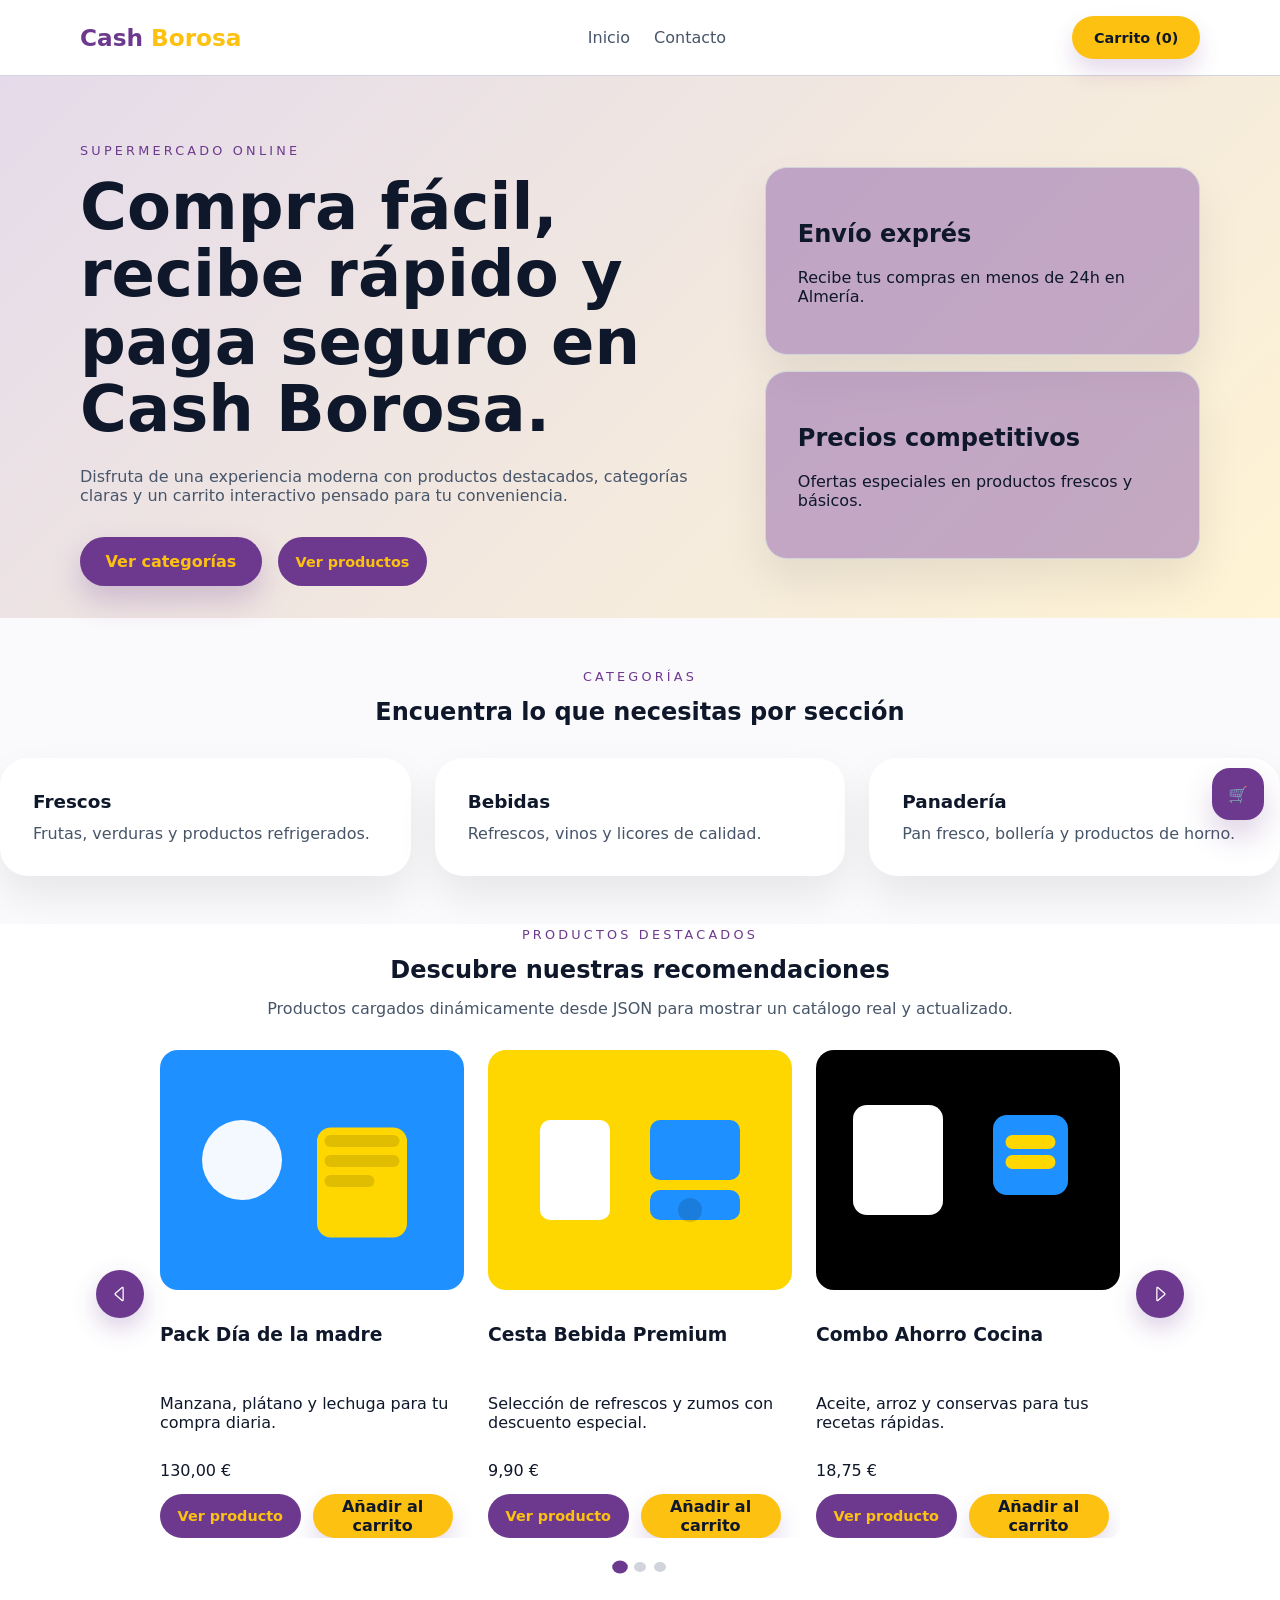
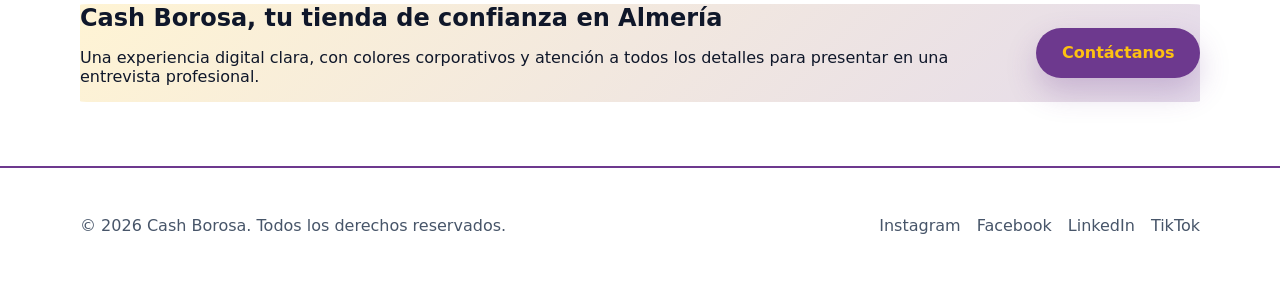
<file: index.html>
﻿<!DOCTYPE html>
<html lang="es">

<head>
  <meta charset="UTF-8">
  <meta name="viewport" content="width=device-width, initial-scale=1.0">
  <title>Cash Borosa | Bienvenido</title>
  <meta name="description" content="Landing page de Cash Borosa con productos dinámicos y carrito interactivo.">
  <link rel="stylesheet" href="style.css">
</head>

<body>
  <header class="site-header">
    <div class="container header-inner">
      <a href="index.html" class="brand">Cash <span>Borosa</span></a>
      <nav class="site-nav">
        <a href="index.html">Inicio</a>
        <a href="contact.html">Contacto</a>
      </nav>
      <div class="header-actions">
        <button class="btn btn-secondary cart-button" id="openCartBtn" aria-label="Abrir carrito">Carrito (<span
            id="cartCount">0</span>)</button>
        <button class="hamburger-menu" id="hamburgerBtn" aria-label="Menú">☰</button>
      </div>
    </div>
  </header>

  <nav class="mobile-menu" id="mobileMenu">
    <a href="index.html">Inicio</a>
    <a href="contact.html">Contacto</a>
    <a href="contact.html">Prueba 1</a>
    <a href="contact.html">Prueba 2</a>
  </nav>

  <main>
    <section class="hero">
      <div class="container hero-grid">
        <div class="hero-copy">
          <span class="eyebrow">Supermercado online</span>
          <h1>Compra fácil, recibe rápido y paga seguro en Cash Borosa.</h1>
          <p>Disfruta de una experiencia moderna con productos destacados, categorías claras y un carrito interactivo
            pensado para tu conveniencia.</p>
          <div class="hero-actions">
            <a href="#categories" class="btn btn-primary">Ver categorías</a>
            <a href="#products" class="btn btn-secondary">Ver productos</a>
          </div>
        </div>
        <div class="hero-visual">
          <div class="hero-card">
            <h2>Envío exprés</h2>
            <p>Recibe tus compras en menos de 24h en Almería.</p>
          </div>
          <div class="hero-card hero-card-alt">
            <h2>Precios competitivos</h2>
            <p>Ofertas especiales en productos frescos y básicos.</p>
          </div>
        </div>
      </div>
    </section>

    <section class="categories" id="categories">
      <div class="container section-header">
        <span class="eyebrow">Categorías</span>
        <h2>Encuentra lo que necesitas por sección</h2>
      </div>
      <div class="category-grid">
        <article class="category-card">
          <h3>Frescos</h3>
          <p>Frutas, verduras y productos refrigerados.</p>
        </article>
        <article class="category-card">
          <h3>Bebidas</h3>
          <p>Refrescos, vinos y licores de calidad.</p>
        </article>
        <a href="panaderia.html" class="category-card">
          <h3>Panadería</h3>
          <p>Pan fresco, bollería y productos de horno.</p>
        </a>
      </div>
    </section>

    <section class="products" id="products">
      <div class="container section-header">
        <span class="eyebrow">Productos destacados</span>
        <h2>Descubre nuestras recomendaciones</h2>
        <p>Productos cargados dinámicamente desde JSON para mostrar un catálogo real y actualizado.</p>
      </div>
      <div class="carousel-wrapper">
        <button class="carousel-control carousel-prev" id="carouselPrev" aria-label="Producto anterior">
          <svg xmlns="http://www.w3.org/2000/svg" width="16" height="16" fill="currentColor" class="bi bi-caret-left"
            viewBox="0 0 16 16">
            <path
              d="M10 12.796V3.204L4.519 8zm-.659.753-5.48-4.796a1 1 0 0 1 0-1.506l5.48-4.796A1 1 0 0 1 11 3.204v9.592a1 1 0 0 1-1.659.753" />
          </svg>
        </button>
        <div class="carousel-container">
          <div class="carousel-track" id="carouselTrack"></div>
        </div>
        <button class="carousel-control carousel-next" id="carouselNext" aria-label="Producto siguiente">
          <svg xmlns="http://www.w3.org/2000/svg" width="16" height="16" fill="currentColor" class="bi bi-caret-right"
            viewBox="0 0 16 16" style="transform: scaleX(-1);">
            <path
              d="M10 12.796V3.204L4.519 8zm-.659.753-5.48-4.796a1 1 0 0 1 0-1.506l5.48-4.796A1 1 0 0 1 11 3.204v9.592a1 1 0 0 1-1.659.753" />
          </svg>
        </button>
      </div>
      <div class="carousel-indicators" id="carouselIndicators"></div>
    </section>

    <section class="about-cta">
      <div class="container about-cta-card">
        <div>
          <h2>Cash Borosa, tu tienda de confianza en Almería</h2>
          <p>Una experiencia digital clara, con colores corporativos y atención a todos los detalles para presentar en
            una entrevista profesional.</p>
        </div>
        <a href="contact.html" class="btn btn-primary">Contáctanos</a>
      </div>
    </section>
  </main>

  <footer class="site-footer">
    <div class="container footer-inner">
      <p>&copy; <span id="footerYear"></span> Cash Borosa. Todos los derechos reservados.</p>
      <nav class="footer-nav">
        <a href="https://www.instagram.com/borosa_market/" target="_blank" rel="noopener noreferrer">Instagram</a>
        <a href="https://www.facebook.com/borosa.market" target="_blank" rel="noopener noreferrer">Facebook</a>
        <a href="https://www.linkedin.com/company/borosa-market/" target="_blank" rel="noopener noreferrer">LinkedIn</a>
        <a href="https://www.tiktok.com/@borosamarket/" target="_blank" rel="noopener noreferrer">TikTok</a>
      </nav>
    </div>
  </footer>

  <div class="toast" id="toastNotif" aria-live="polite"></div>

  <div class="cart-modal" id="cartModal" aria-hidden="true">
    <div class="cart-backdrop" id="cartBackdrop"></div>
    <div class="cart-panel" role="dialog" aria-modal="true" aria-labelledby="cartTitle">
      <div class="cart-header">
        <h2 id="cartTitle">Tu carrito</h2>
        <button class="close-button" id="closeCartBtn" aria-label="Cerrar carrito">×</button>
      </div>
      <div class="cart-body">
        <div id="cartItems"></div>
        <div class="cart-summary">
          <div>
            <span>Total</span>
            <strong id="cartTotal">0,00 €</strong>
          </div>
          <button class="btn btn-secondary" id="clearCartBtn">Vaciar carrito</button>
        </div>
      </div>
    </div>
  </div>

  <div class="side-actions">
    <button class="side-action" id="openCartSidebarBtn" aria-label="Abrir carrito">🛒</button>
    <button class="side-action scroll-top-button" id="scrollTopBtn" aria-label="Ir arriba">↑</button>
  </div>

  <script src="script.js"></script>
</body>

</html>
</file>
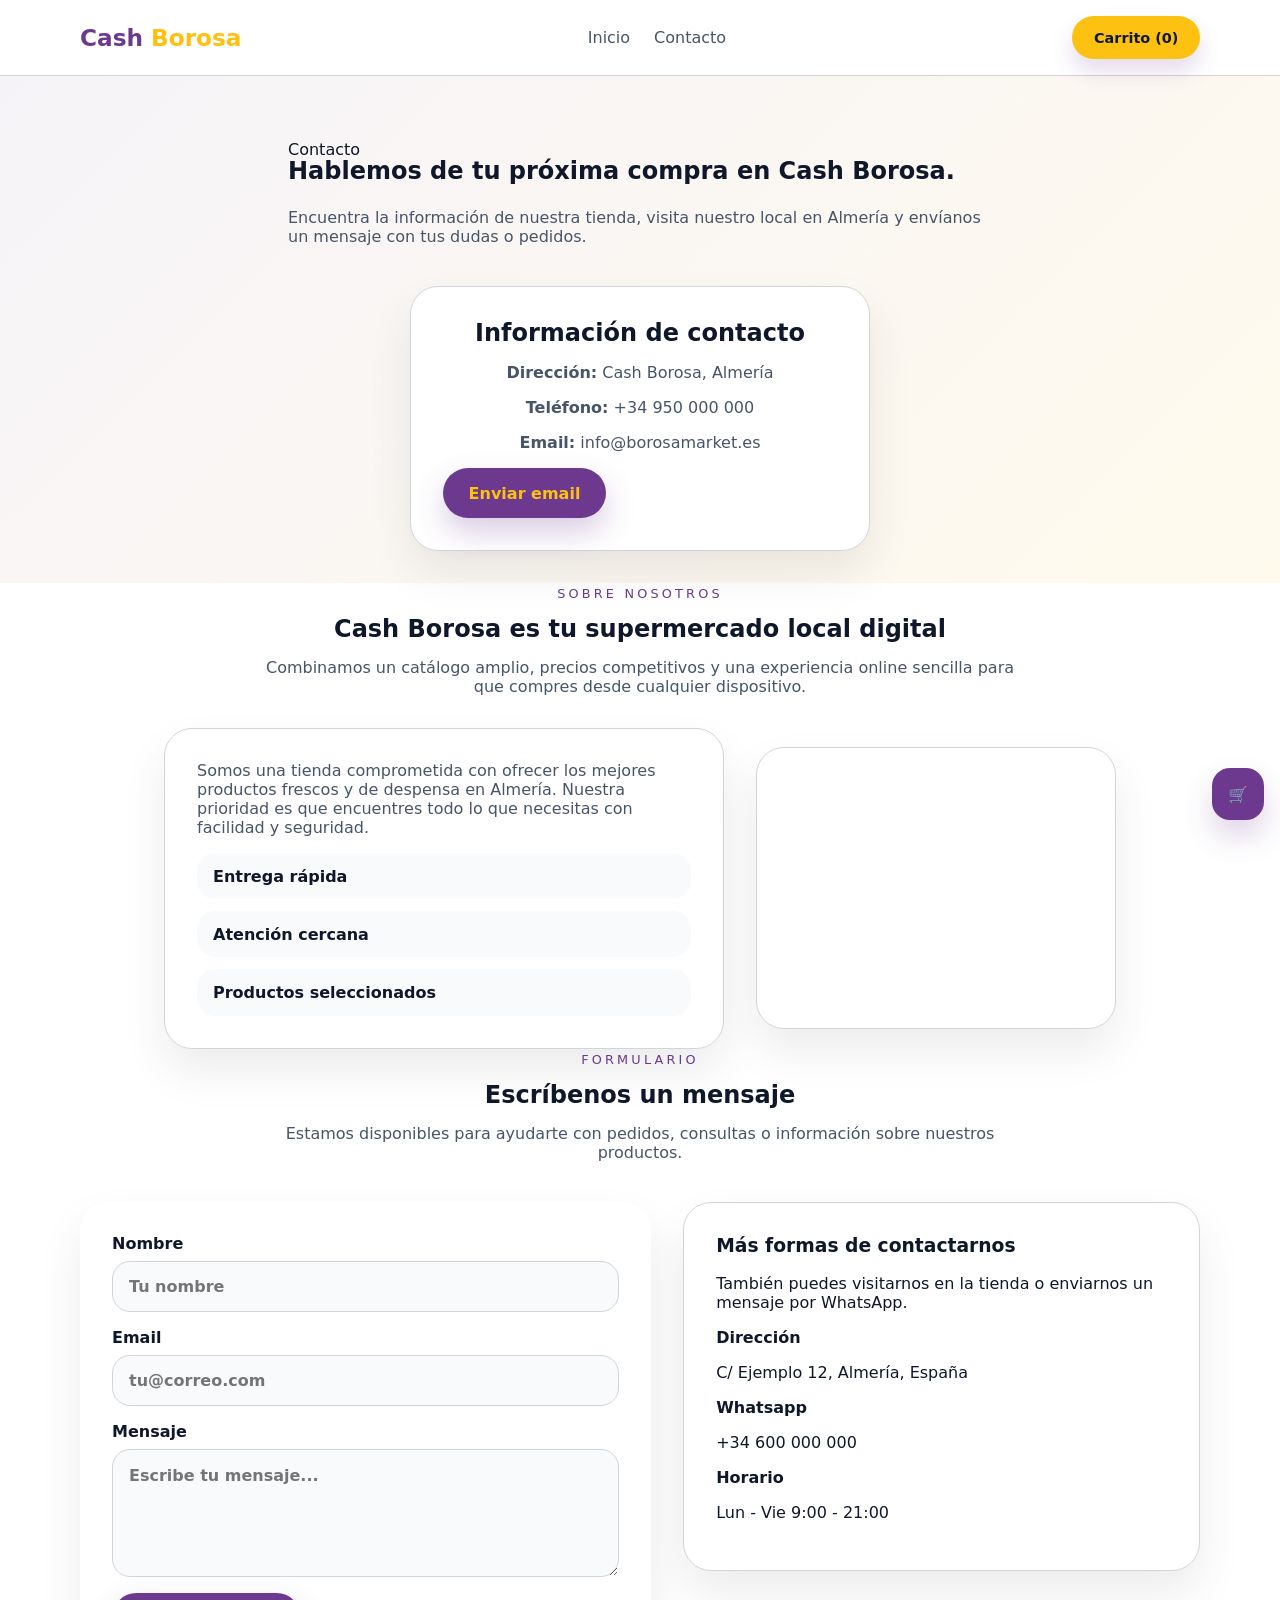
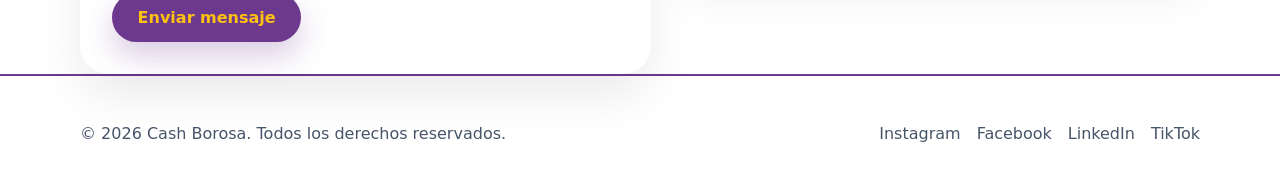
<file: contact.html>
﻿<!DOCTYPE html>
<html lang="es">
<head>
  <meta charset="UTF-8">
  <meta name="viewport" content="width=device-width, initial-scale=1.0">
  <title>Contacto | Cash Borosa</title>
  <meta name="description" content="Página de contacto de Cash Borosa con información de la tienda y mapa.">
  <link rel="stylesheet" href="style.css">
</head>
<body>
  <header class="site-header">
    <div class="container header-inner">
      <a href="index.html" class="brand">Cash <span>Borosa</span></a>
      <nav class="site-nav">
        <a href="index.html">Inicio</a>
        <a href="contact.html">Contacto</a>
      </nav>
      <div class="header-actions">
        <button class="btn btn-secondary cart-button" id="openCartBtn" aria-label="Abrir carrito">Carrito (<span id="cartCount">0</span>)</button>
        <button class="hamburger-menu" id="hamburgerBtn" aria-label="Menú">☰</button>
      </div>
    </div>
  </header>

  <nav class="mobile-menu" id="mobileMenu">
    <a href="index.html">Inicio</a>
    <a href="contact.html">Contacto</a>
    <a href="contact.html">Prueba 1</a>
    <a href="contact.html">Prueba 2</a>
  </nav>

  <main>
    <section class="contact-hero">
      <div class="container contact-hero-grid">
        <div>
          <span class="eyebrow">Contacto</span>
          <h1>Hablemos de tu próxima compra en Cash Borosa.</h1>
          <p>Encuentra la información de nuestra tienda, visita nuestro local en Almería y envíanos un mensaje con tus dudas o pedidos.</p>
        </div>
        <div class="contact-card">
          <h2>Información de contacto</h2>
          <p><strong>Dirección:</strong> Cash Borosa, Almería</p>
          <p><strong>Teléfono:</strong> +34 950 000 000</p>
          <p><strong>Email:</strong> info@borosamarket.es</p>
          <a href="mailto:info@borosamarket.es" class="btn btn-primary">Enviar email</a>
        </div>
      </div>
    </section>

    <section class="about-section">
      <div class="container section-header">
        <span class="eyebrow">Sobre nosotros</span>
        <h2>Cash Borosa es tu supermercado local digital</h2>
        <p>Combinamos un catálogo amplio, precios competitivos y una experiencia online sencilla para que compres desde cualquier dispositivo.</p>
      </div>
      <div class="about-grid">
        <div class="about-text">
          <p>Somos una tienda comprometida con ofrecer los mejores productos frescos y de despensa en Almería. Nuestra prioridad es que encuentres todo lo que necesitas con facilidad y seguridad.</p>
          <ul>
            <li>Entrega rápida</li>
            <li>Atención cercana</li>
            <li>Productos seleccionados</li>
          </ul>
        </div>
        <div class="map-card">
          <iframe
            title="Mapa Cash Borosa Almería"
            src="https://www.google.com/maps?q=Borosa%20Market%20Almer%C3%ADa&output=embed"
            allowfullscreen
            loading="lazy"></iframe>
        </div>
      </div>
    </section>

    <section class="contact-form-section">
      <div class="container section-header">
        <span class="eyebrow">Formulario</span>
        <h2>Escríbenos un mensaje</h2>
        <p>Estamos disponibles para ayudarte con pedidos, consultas o información sobre nuestros productos.</p>
      </div>
      <div class="container contact-grid">
        <form class="contact-form" id="contactForm">
          <label>
            Nombre
            <input type="text" name="name" placeholder="Tu nombre" required>
          </label>
          <label>
            Email
            <input type="email" name="email" placeholder="tu@correo.com" required>
          </label>
          <label>
            Mensaje
            <textarea name="message" rows="5" placeholder="Escribe tu mensaje..." required></textarea>
          </label>
          <button type="submit" class="btn btn-primary">Enviar mensaje</button>
        </form>
        <div class="contact-info-card">
          <h3>Más formas de contactarnos</h3>
          <p>También puedes visitarnos en la tienda o enviarnos un mensaje por WhatsApp.</p>
          <div class="contact-info-list">
            <div>
              <span>Dirección</span>
              <p>C/ Ejemplo 12, Almería, España</p>
            </div>
            <div>
              <span>Whatsapp</span>
              <p>+34 600 000 000</p>
            </div>
            <div>
              <span>Horario</span>
              <p>Lun - Vie 9:00 - 21:00</p>
            </div>
          </div>
        </div>
      </div>
    </section>
  </main>

  <footer class="site-footer">
    <div class="container footer-inner">
      <p>&copy; <span id="footerYearContact"></span> Cash Borosa. Todos los derechos reservados.</p>
      <nav class="footer-nav">
        <a href="https://www.instagram.com/borosa_market/" target="_blank" rel="noopener noreferrer">Instagram</a>
        <a href="https://www.facebook.com/borosa.market" target="_blank" rel="noopener noreferrer">Facebook</a>
        <a href="https://www.linkedin.com/company/borosa-market/" target="_blank" rel="noopener noreferrer">LinkedIn</a>
        <a href="https://www.tiktok.com/@borosamarket/" target="_blank" rel="noopener noreferrer">TikTok</a>
      </nav>
    </div>
  </footer>

  <div class="toast" id="toastNotif" aria-live="polite"></div>

  <div class="cart-modal" id="cartModal" aria-hidden="true">
    <div class="cart-backdrop" id="cartBackdrop"></div>
    <div class="cart-panel" role="dialog" aria-modal="true" aria-labelledby="cartTitle">
      <div class="cart-header">
        <h2 id="cartTitle">Tu carrito</h2>
        <button class="close-button" id="closeCartBtn" aria-label="Cerrar carrito">×</button>
      </div>
      <div class="cart-body">
        <div id="cartItems"></div>
        <div class="cart-summary">
          <div>
            <span>Total</span>
            <strong id="cartTotal">0,00 €</strong>
          </div>
          <button class="btn btn-secondary" id="clearCartBtn">Vaciar carrito</button>
        </div>
      </div>
    </div>
  </div>

  <div class="side-actions">
    <button class="side-action" id="openCartSidebarBtn" aria-label="Abrir carrito">🛒</button>
    <button class="side-action scroll-top-button" id="scrollTopBtn" aria-label="Ir arriba">↑</button>
  </div>

  <script src="script.js"></script>
</body>
</html>
</file>
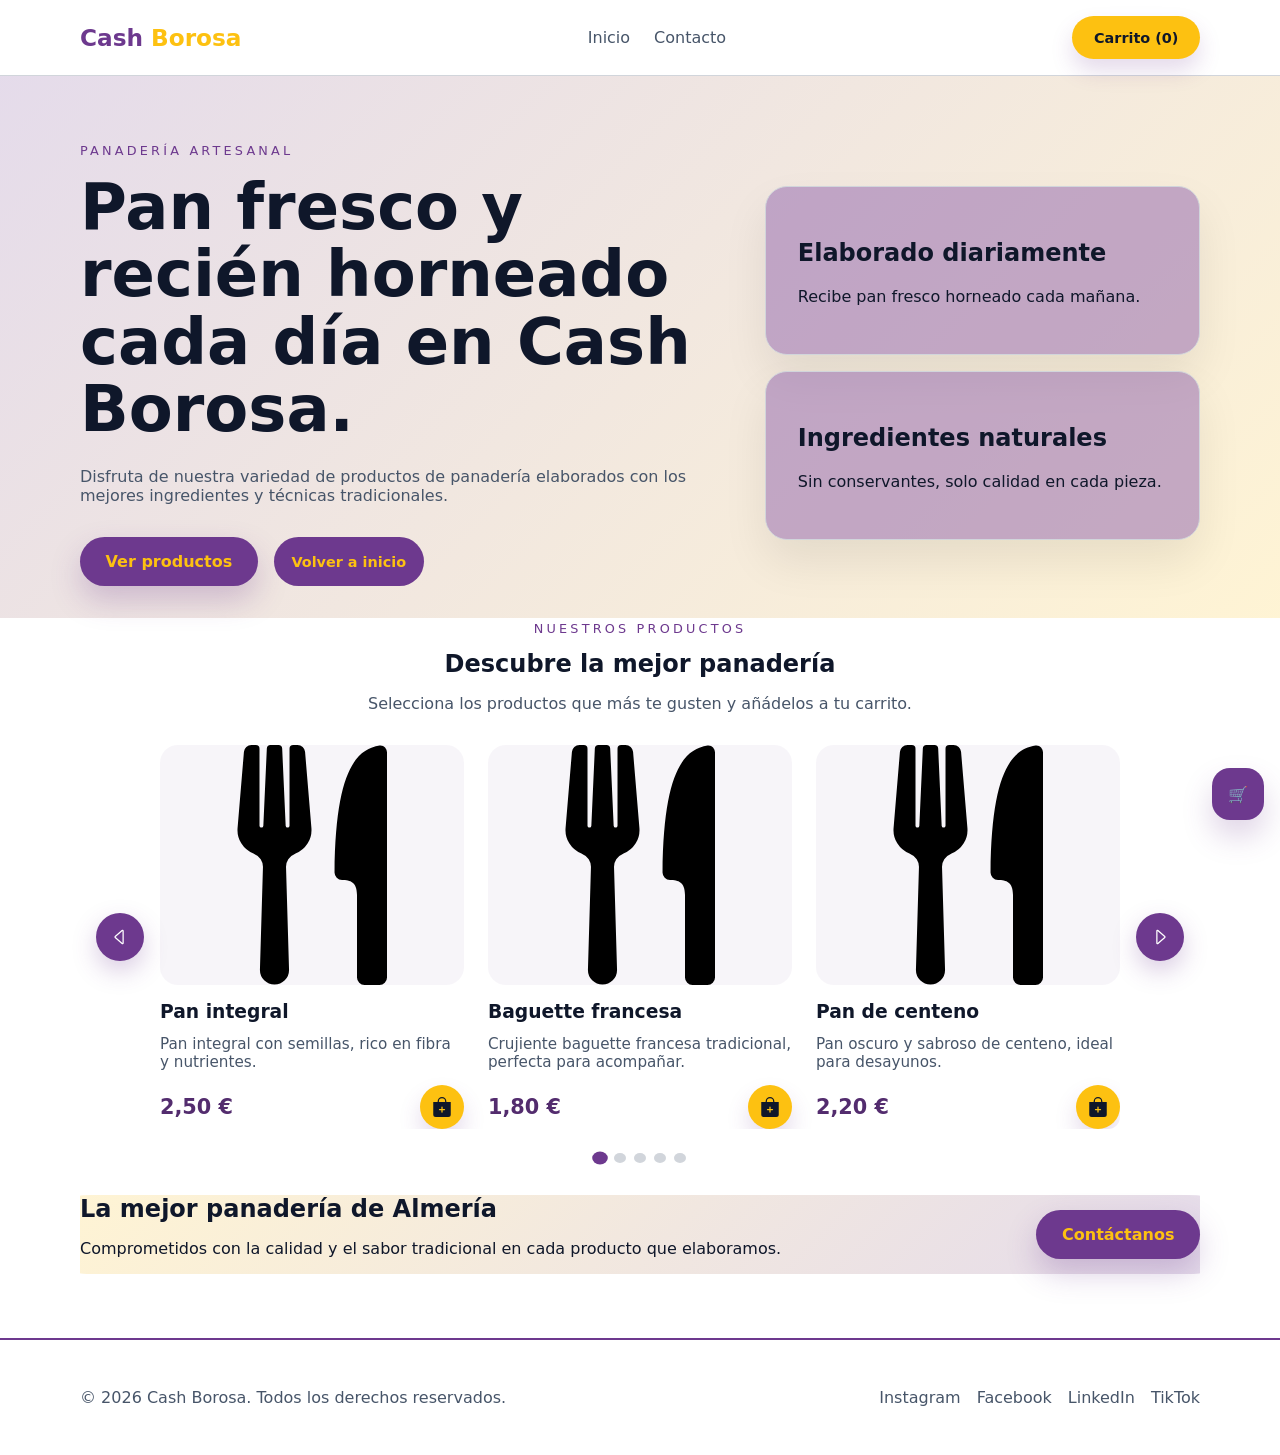
<file: panaderia.html>
﻿<!DOCTYPE html>
<html lang="es">

<head>
  <meta charset="UTF-8">
  <meta name="viewport" content="width=device-width, initial-scale=1.0">
  <title>Panadería | Cash Borosa</title>
  <meta name="description" content="Descubre nuestros productos de panadería fresca en Cash Borosa.">
  <link rel="stylesheet" href="style.css">
</head>

<body>
  <header class="site-header">
    <div class="container header-inner">
      <a href="index.html" class="brand">Cash <span>Borosa</span></a>
      <nav class="site-nav">
        <a href="index.html">Inicio</a>
        <a href="contact.html">Contacto</a>
      </nav>
      <div class="header-actions">
        <button class="btn btn-secondary cart-button" id="openCartBtn" aria-label="Abrir carrito">Carrito (<span id="cartCount">0</span>)</button>
        <button class="hamburger-menu" id="hamburgerBtn" aria-label="Menú">☰</button>
      </div>
    </div>
  </header>

  <nav class="mobile-menu" id="mobileMenu">
    <a href="index.html">Inicio</a>
    <a href="contact.html">Contacto</a>
    <a href="panaderia.html">Panadería</a>
  </nav>

  <main>
    <section class="hero">
      <div class="container hero-grid">
        <div class="hero-copy">
          <span class="eyebrow">Panadería artesanal</span>
          <h1>Pan fresco y recién horneado cada día en Cash Borosa.</h1>
          <p>Disfruta de nuestra variedad de productos de panadería elaborados con los mejores ingredientes y técnicas tradicionales.</p>
          <div class="hero-actions">
            <a href="#products" class="btn btn-primary">Ver productos</a>
            <a href="index.html" class="btn btn-secondary">Volver a inicio</a>
          </div>
        </div>
        <div class="hero-visual">
          <div class="hero-card">
            <h2>Elaborado diariamente</h2>
            <p>Recibe pan fresco horneado cada mañana.</p>
          </div>
          <div class="hero-card hero-card-alt">
            <h2>Ingredientes naturales</h2>
            <p>Sin conservantes, solo calidad en cada pieza.</p>
          </div>
        </div>
      </div>
    </section>

    <section class="products" id="products">
      <div class="container section-header">
        <span class="eyebrow">Nuestros productos</span>
        <h2>Descubre la mejor panadería</h2>
        <p>Selecciona los productos que más te gusten y añádelos a tu carrito.</p>
      </div>
      <div class="carousel-wrapper">
        <button class="carousel-control carousel-prev" id="carouselPrev" aria-label="Producto anterior">
          <svg xmlns="http://www.w3.org/2000/svg" width="16" height="16" fill="currentColor" class="bi bi-caret-left" viewBox="0 0 16 16">
            <path d="M10 12.796V3.204L4.519 8zm-.659.753-5.48-4.796a1 1 0 0 1 0-1.506l5.48-4.796A1 1 0 0 1 11 3.204v9.592a1 1 0 0 1-1.659.753"/>
          </svg>
        </button>
        <div class="carousel-container">
          <div class="carousel-track" id="carouselTrack"></div>
        </div>
        <button class="carousel-control carousel-next" id="carouselNext" aria-label="Producto siguiente">
          <svg xmlns="http://www.w3.org/2000/svg" width="16" height="16" fill="currentColor" class="bi bi-caret-right" viewBox="0 0 16 16" style="transform: scaleX(-1);">
            <path d="M10 12.796V3.204L4.519 8zm-.659.753-5.48-4.796a1 1 0 0 1 0-1.506l5.48-4.796A1 1 0 0 1 11 3.204v9.592a1 1 0 0 1-1.659.753"/>
          </svg>
        </button>
      </div>
      <div class="carousel-indicators" id="carouselIndicators"></div>
    </section>

    <section class="about-cta">
      <div class="container about-cta-card">
        <div>
          <h2>La mejor panadería de Almería</h2>
          <p>Comprometidos con la calidad y el sabor tradicional en cada producto que elaboramos.</p>
        </div>
        <a href="contact.html" class="btn btn-primary">Contáctanos</a>
      </div>
    </section>
  </main>

  <footer class="site-footer">
    <div class="container footer-inner">
      <p>&copy; <span id="footerYear"></span> Cash Borosa. Todos los derechos reservados.</p>
      <nav class="footer-nav">
        <a href="https://www.instagram.com/borosa_market/" target="_blank" rel="noopener noreferrer">Instagram</a>
        <a href="https://www.facebook.com/borosa.market" target="_blank" rel="noopener noreferrer">Facebook</a>
        <a href="https://www.linkedin.com/company/borosa-market/" target="_blank" rel="noopener noreferrer">LinkedIn</a>
        <a href="https://www.tiktok.com/@borosamarket/" target="_blank" rel="noopener noreferrer">TikTok</a>
      </nav>
    </div>
  </footer>

  <div class="toast" id="toastNotif" aria-live="polite"></div>

  <div class="cart-modal" id="cartModal" aria-hidden="true">
    <div class="cart-backdrop" id="cartBackdrop"></div>
    <div class="cart-panel" role="dialog" aria-modal="true" aria-labelledby="cartTitle">
      <div class="cart-header">
        <h2 id="cartTitle">Tu carrito</h2>
        <button class="close-button" id="closeCartBtn" aria-label="Cerrar carrito">×</button>
      </div>
      <div class="cart-body">
        <div id="cartItems"></div>
        <div class="cart-summary">
          <div>
            <span>Total</span>
            <strong id="cartTotal">0,00 €</strong>
          </div>
          <button class="btn btn-secondary" id="clearCartBtn">Vaciar carrito</button>
        </div>
      </div>
    </div>
  </div>

  <div class="side-actions">
    <button class="side-action" id="openCartSidebarBtn" aria-label="Abrir carrito">🛒</button>
    <button class="side-action scroll-top-button" id="scrollTopBtn" aria-label="Ir arriba">↑</button>
  </div>

  <script>
    const panaderyDefaultProducts = [
      {
        id: 101,
        name: "Pan integral",
        description: "Pan integral con semillas, rico en fibra y nutrientes.",
        price: 2.50,
        image: "assets/img/fork.svg"
      },
      {
        id: 102,
        name: "Baguette francesa",
        description: "Crujiente baguette francesa tradicional, perfecta para acompañar.",
        price: 1.80,
        image: "assets/img/fork.svg"
      },
      {
        id: 103,
        name: "Pan de centeno",
        description: "Pan oscuro y sabroso de centeno, ideal para desayunos.",
        price: 2.20,
        image: "assets/img/fork.svg"
      },
      {
        id: 104,
        name: "Croissant de mantequilla",
        description: "Croissant hojaldre y mantequillado, recién horneado.",
        price: 1.50,
        image: "assets/img/fork.svg"
      },
      {
        id: 105,
        name: "Pan de ajo",
        description: "Pan artesanal con ajo fresco y hierbas aromáticas.",
        price: 2.80,
        image: "assets/img/fork.svg"
      }
    ];

    let products = [];
    let carouselIndex = 0;

    function loadProducts() {
      products = panaderyDefaultProducts;
      initCarousel();
    }

    function initCarousel() {
      const track = document.getElementById('carouselTrack');
      const indicators = document.getElementById('carouselIndicators');
      track.innerHTML = '';
      indicators.innerHTML = '';

      products.forEach((product, index) => {
        const slide = createProductCard(product);
        track.appendChild(slide);

        const indicator = document.createElement('button');
        indicator.className = `carousel-indicator ${index === 0 ? 'active' : ''}`;
        indicator.setAttribute('aria-label', `Producto ${index + 1}`);
        indicator.onclick = () => {
          carouselIndex = index;
          updateCarousel();
        };
        indicators.appendChild(indicator);
      });

      document.getElementById('carouselPrev').addEventListener('click', () => {
        carouselIndex = (carouselIndex - 1 + products.length) % products.length;
        updateCarousel();
      });

      document.getElementById('carouselNext').addEventListener('click', () => {
        carouselIndex = (carouselIndex + 1) % products.length;
        updateCarousel();
      });
    }

    function createProductCard(product) {
      const slide = document.createElement('div');
      slide.className = 'carousel-slide';
      slide.innerHTML = `
        <div class="product-card">
          <img src="${product.image}" alt="${product.name}" style="height: 240px; object-fit: contain; background: rgba(109, 57, 142, 0.05);">
          <div class="product-content">
            <h3 style="margin: 0;">${product.name}</h3>
            <p style="margin: 0; color: var(--muted); font-size: 0.95rem;">${product.description}</p>
            <div class="price-row">
              <strong style="font-size: 1.3rem; color: var(--accent-dark);">${formatPrice(product.price)}</strong>
              <button class="add-cart-btn" data-id="${product.id}" data-name="${product.name}" data-price="${product.price}" aria-label="Añadir al carrito">
                <svg xmlns="http://www.w3.org/2000/svg" width="16" height="16" fill="currentColor" class="bi bi-bag-plus-fill" viewBox="0 0 16 16">
                  <path fill-rule="evenodd" d="M10.5 3.5a2.5 2.5 0 0 0-5 0V4h5zm1 0V4H15v10a2 2 0 0 1-2 2H3a2 2 0 0 1-2-2V4h3.5v-.5a3.5 3.5 0 1 1 7 0M8.5 8a.5.5 0 0 0-1 0v1.5H6a.5.5 0 0 0 0 1h1.5V12a.5.5 0 0 0 1 0v-1.5H10a.5.5 0 0 0 0-1H8.5z"/>
                </svg>
              </button>
            </div>
          </div>
        </div>
      `;
      return slide;
    }

    function updateCarousel() {
      const track = document.getElementById('carouselTrack');
      const offset = carouselIndex * -33.333;
      track.style.transform = `translateX(${offset}%)`;

      document.querySelectorAll('.carousel-indicator').forEach((indicator, index) => {
        indicator.classList.toggle('active', index === carouselIndex);
      });
    }

    function formatPrice(price) {
      return new Intl.NumberFormat('es-ES', {
        style: 'currency',
        currency: 'EUR'
      }).format(price);
    }

    function loadCartStorage() {
      const stored = localStorage.getItem('cashBorosaCart');
      return stored ? JSON.parse(stored) : [];
    }

    function saveCart(cart) {
      localStorage.setItem('cashBorosaCart', JSON.stringify(cart));
      updateCartCount();
    }

    function updateCartCount() {
      const cart = loadCartStorage();
      const count = cart.length;
      document.getElementById('cartCount').textContent = count;
    }

    function addToCart(productId, productName, price) {
      const cart = loadCartStorage();
      cart.push({
        id: productId,
        name: productName,
        price: price,
        timestamp: Date.now()
      });
      saveCart(cart);
      showToast(`${productName} añadido al carrito`);
    }

    function showToast(message) {
      const toast = document.getElementById('toastNotif');
      toast.textContent = message;
      toast.classList.add('show');
      setTimeout(() => toast.classList.remove('show'), 2500);
    }

    function openCart() {
      const modal = document.getElementById('cartModal');
      const items = document.getElementById('cartItems');
      const cart = loadCartStorage();

      if (cart.length === 0) {
        items.innerHTML = '<p class="empty-cart">Tu carrito está vacío</p>';
      } else {
        items.innerHTML = cart.map(item => `
          <div class="cart-item">
            <strong>${item.name}</strong>
            <span>${formatPrice(item.price)}</span>
          </div>
        `).join('');
      }

      const total = cart.reduce((sum, item) => sum + item.price, 0);
      document.getElementById('cartTotal').textContent = formatPrice(total);
      modal.classList.add('open');
    }

    function closeCart() {
      document.getElementById('cartModal').classList.remove('open');
    }

    // Event listeners
    document.getElementById('openCartBtn').addEventListener('click', openCart);
    document.getElementById('openCartSidebarBtn').addEventListener('click', openCart);
    document.getElementById('closeCartBtn').addEventListener('click', closeCart);
    document.getElementById('cartBackdrop').addEventListener('click', closeCart);

    document.getElementById('clearCartBtn').addEventListener('click', () => {
      localStorage.removeItem('cashBorosaCart');
      document.getElementById('cartItems').innerHTML = '<p class="empty-cart">Tu carrito está vacío</p>';
      document.getElementById('cartTotal').textContent = '0,00 €';
      updateCartCount();
    });

    document.getElementById('hamburgerBtn').addEventListener('click', () => {
      const menu = document.getElementById('mobileMenu');
      const btn = document.getElementById('hamburgerBtn');
      menu.classList.toggle('active');
      btn.classList.toggle('open');
    });

    document.getElementById('mobileMenu').querySelectorAll('a').forEach(link => {
      link.addEventListener('click', () => {
        document.getElementById('mobileMenu').classList.remove('active');
        document.getElementById('hamburgerBtn').classList.remove('open');
      });
    });

    document.getElementById('scrollTopBtn').addEventListener('click', () => {
      window.scrollTo({ top: 0, behavior: 'smooth' });
    });

    window.addEventListener('scroll', () => {
      const btn = document.getElementById('scrollTopBtn');
      btn.classList.toggle('visible', window.scrollY > 300);
    });

    // Cart button delegation
    document.addEventListener('click', (e) => {
      if (e.target.closest('.add-cart-btn')) {
        const btn = e.target.closest('.add-cart-btn');
        const id = parseInt(btn.dataset.id);
        const name = btn.dataset.name;
        const price = parseFloat(btn.dataset.price);
        addToCart(id, name, price);
      }
    });

    // Initialize
    loadProducts();
    updateCartCount();
    document.getElementById('footerYear').textContent = new Date().getFullYear();
  </script>
</body>

</html>
</file>
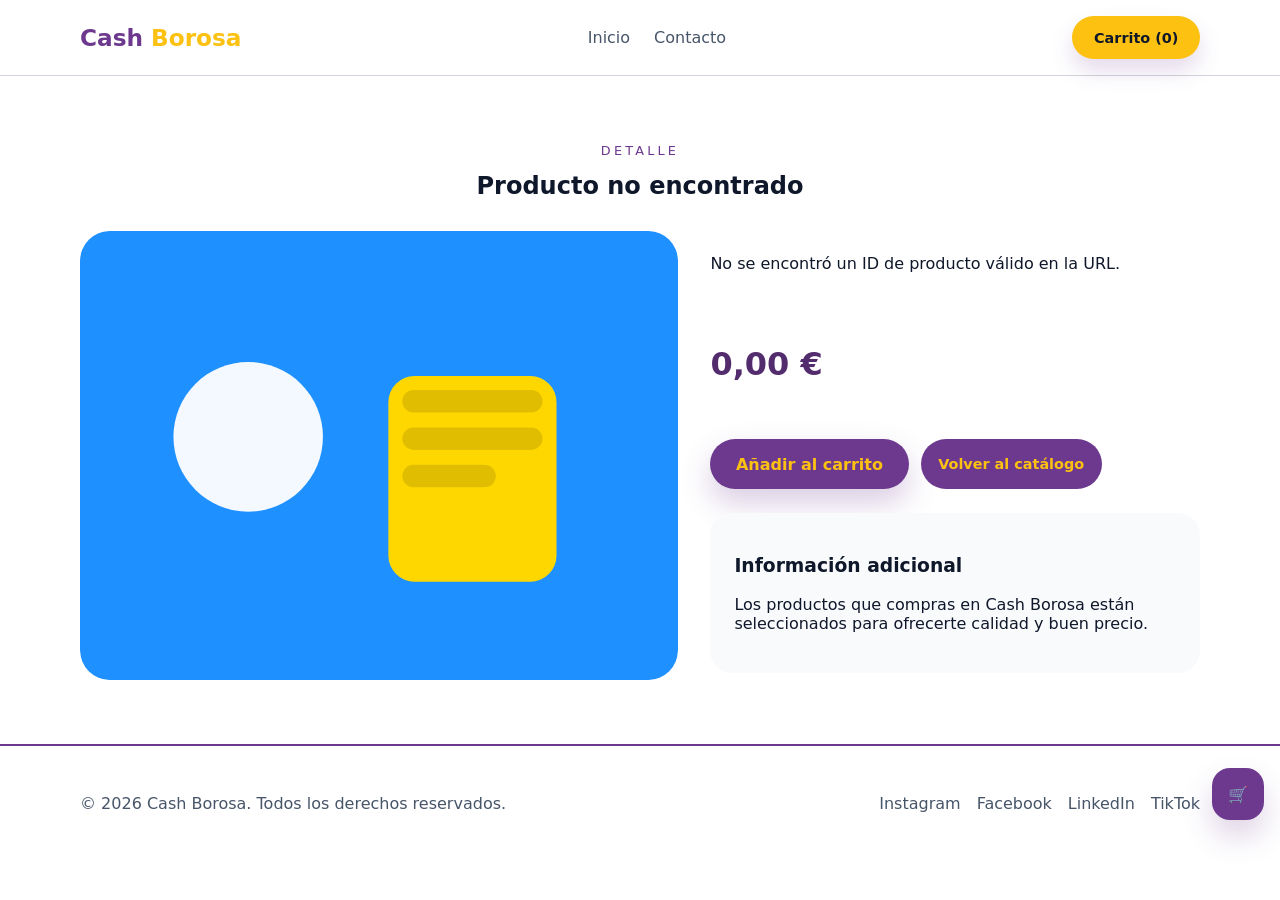
<file: product.html>
﻿<!DOCTYPE html>
<html lang="es">
<head>
  <meta charset="UTF-8">
  <meta name="viewport" content="width=device-width, initial-scale=1.0">
  <title>Producto | Cash Borosa</title>
  <meta name="description" content="Página de detalle del producto en Cash Borosa.">
  <link rel="stylesheet" href="style.css">
</head>
<body>
  <header class="site-header">
    <div class="container header-inner">
      <a href="index.html" class="brand">Cash <span>Borosa</span></a>
      <nav class="site-nav">
        <a href="index.html">Inicio</a>
        <a href="contact.html">Contacto</a>
      </nav>
      <div class="header-actions">
        <button class="btn btn-secondary cart-button" id="openCartBtn" aria-label="Abrir carrito">Carrito (<span id="cartCount">0</span>)</button>
        <button class="hamburger-menu" id="hamburgerBtn" aria-label="Menú">☰</button>
      </div>
    </div>
  </header>

  <nav class="mobile-menu" id="mobileMenu">
    <a href="index.html">Inicio</a>
    <a href="contact.html">Contacto</a>
    <a href="contact.html">Prueba 1</a>
    <a href="contact.html">Prueba 2</a>
  </nav>

  <main>
    <section class="product-detail-section">
      <div class="container">
        <div class="section-header">
          <span class="eyebrow">Detalle</span>
          <h2 id="productDetailName">Cargando producto...</h2>
        </div>
        <div class="product-detail-grid">
          <div class="product-detail-image">
            <img id="productDetailImage" src="assets/img/product1.svg" alt="Producto">
          </div>
          <div class="product-detail-info">
            <p id="productDetailDescription">Selecciona un producto para ver sus detalles completos.</p>
            <p class="product-detail-price" id="productDetailPrice">0,00 €</p>
            <div class="product-actions">
              <button id="addToCartDetailBtn" class="btn btn-primary">Añadir al carrito</button>
              <a href="index.html" class="btn btn-secondary">Volver al catálogo</a>
            </div>
            <div class="product-detail-extra">
              <h3>Información adicional</h3>
              <p id="productDetailExtra">Los productos que compras en Cash Borosa están seleccionados para ofrecerte calidad y buen precio.</p>
            </div>
          </div>
        </div>
      </div>
    </section>
  </main>

  <footer class="site-footer">
    <div class="container footer-inner">
      <p>&copy; <span id="footerYear"></span> Cash Borosa. Todos los derechos reservados.</p>
      <nav class="footer-nav">
        <a href="https://www.instagram.com/borosa_market/" target="_blank" rel="noopener noreferrer">Instagram</a>
        <a href="https://www.facebook.com/borosa.market" target="_blank" rel="noopener noreferrer">Facebook</a>
        <a href="https://www.linkedin.com/company/borosa-market/" target="_blank" rel="noopener noreferrer">LinkedIn</a>
        <a href="https://www.tiktok.com/@borosamarket/" target="_blank" rel="noopener noreferrer">TikTok</a>
      </nav>
    </div>
  </footer>

  <div class="toast" id="toastNotif" aria-live="polite"></div>

  <div class="cart-modal" id="cartModal" aria-hidden="true">
    <div class="cart-backdrop" id="cartBackdrop"></div>
    <div class="cart-panel" role="dialog" aria-modal="true" aria-labelledby="cartTitle">
      <div class="cart-header">
        <h2 id="cartTitle">Tu carrito</h2>
        <button class="close-button" id="closeCartBtn" aria-label="Cerrar carrito">×</button>
      </div>
      <div class="cart-body">
        <div id="cartItems"></div>
        <div class="cart-summary">
          <div>
            <span>Total</span>
            <strong id="cartTotal">0,00 €</strong>
          </div>
          <button class="btn btn-secondary" id="clearCartBtn">Vaciar carrito</button>
        </div>
      </div>
    </div>
  </div>

  <div class="side-actions">
    <button class="side-action" id="openCartSidebarBtn" aria-label="Abrir carrito">🛒</button>
    <button class="side-action scroll-top-button" id="scrollTopBtn" aria-label="Ir arriba">↑</button>
  </div>

  <script src="script.js"></script>
</body>
</html>
</file>
<file: style.css>
﻿:root {
  font-family: Inter, system-ui, -apple-system, BlinkMacSystemFont, "Segoe UI", sans-serif;
  color: #000000;
  background: #ffffff;

  --bg: #ffffff;
  --surface: #f8fafc;
  --surface-strong: #e2e8f0;
  --text: #0f172a;
  --muted: #475569;

  /* 🎨 COLORES CORPORATIVOS */
  --accent: #6d398e;        /* Morado corporativo */
  --accent-dark: #532c6e;   /* Morado oscuro */
  --accent-alt: #fdc111;    /* Amarillo corporativo */

  --border: #d1d5db;
  --radius: 22px;
  --shadow: 0 22px 45px rgba(0, 0, 0, 0.08);
}

* {
  box-sizing: border-box;
}

html {
  scroll-behavior: smooth;
}

body {
  margin: 0;
  min-height: 100vh;
  background: var(--bg);
  color: var(--text);
}

img,
iframe {
  max-width: 100%;
  display: block;
}

a {
  color: inherit;
  text-decoration: none;
}

button,
input,
textarea {
  font: inherit;
}

button {
  border: none;
  cursor: pointer;
}

.container {
  width: min(1120px, calc(100% - 2rem));
  margin: 0 auto;
}

.site-header {
  position: sticky;
  top: 0;
  z-index: 20;
  background: #ffffff;
  border-bottom: 1px solid var(--border);
}

.header-inner {
  display: flex;
  align-items: center;
  justify-content: space-between;
  gap: 1rem;
  padding: 1rem 0;
}

.brand {
  font-size: 1.45rem;
  font-weight: 700;
  color: var(--accent);
}

.brand span {
  color: var(--accent-alt);
}

.site-nav {
  display: flex;
  gap: 1.5rem;
  align-items: center;
}

.site-nav a {
  color: var(--muted);
  transition: color 0.2s ease;
}

.site-nav a:hover,
.site-nav a:focus-visible {
  color: var(--accent);
}

.header-actions {
  display: flex;
  gap: 1rem;
  align-items: center;
}

.hamburger-menu {
  display: none;
  width: 44px;
  height: 44px;
  border-radius: 16px;
  background: var(--surface);
  color: var(--text);
  font-size: 1.5rem;
  cursor: pointer;
  transition: background-color 0.2s ease, transform 0.2s ease, color 0.2s ease;
  box-shadow: 0 14px 30px rgba(15, 23, 42, 0.12);
}

.hamburger-menu:hover,
.hamburger-menu:focus-visible {
  background: #f8fafc;
}

.hamburger-menu.open {
  background: var(--accent);
  color: #ffffff;
  transform: rotate(90deg);
}

.mobile-menu {
  display: none;
  position: fixed;
  inset: auto 0 0 0;
  top: 72px;
  width: 280px;
  max-height: calc(100vh - 72px);
  overflow-y: auto;
  background: #ffffff;
  border-left: 1px solid var(--border);
  border-right: none;
  border-radius: 0 24px 24px 0;
  box-shadow: -8px 18px 40px rgba(15, 23, 42, 0.12);
  padding: 1rem 0;
  z-index: 25;
  right: auto;
  left: 0;
}

.mobile-menu.active {
  display: block;
  animation: slideInMenu 0.3s ease-out;
}

@keyframes slideInMenu {
  from {
    transform: translateX(-100%);
    opacity: 0;
  }
  to {
    transform: translateX(0);
    opacity: 1;
  }
}


.mobile-menu a {
  display: block;
  padding: 1rem 1.5rem;
  color: var(--text);
  font-weight: 600;
  transition: background-color 0.2s ease, padding-left 0.2s ease;
  border-left: 3px solid transparent;
}

.mobile-menu a:hover,
.mobile-menu a:focus-visible {
  background: var(--surface);
  border-left-color: var(--accent);
  padding-left: 1.8rem;
}


/* ------------------------------ */
/* 🎨 HERO CORPORATIVO */
/* ------------------------------ */

.hero {
  padding: 4rem 0 2rem;
  background: linear-gradient(
    135deg,
    rgba(109, 57, 142, 0.18),
    rgba(253, 193, 17, 0.18)
  );
}

.hero-grid {
  display: grid;
  grid-template-columns: 1.2fr 0.8fr;
  gap: 2rem;
  align-items: center;
}

.hero-copy .eyebrow,
.section-header .eyebrow {
  display: inline-flex;
  align-items: center;
  text-transform: uppercase;
  letter-spacing: 0.25em;
  color: var(--accent);
  font-size: 0.8rem;
  margin-bottom: 1rem;
}

.section-header,
.contact-card {
  text-align: center;
}

.hero-copy h1,
.contact-hero h1,
.section-header h2 {
  margin: 0;
  line-height: 1.05;
}

.hero-copy h1 {
  font-size: clamp(2.8rem, 5vw, 4.5rem);
}

.hero-copy p,
.section-header p,
.contact-hero p,
.about-text p {
  margin: 1.5rem 0 0;
  max-width: 44rem;
  color: var(--muted);
}

.hero-actions {
  display: flex;
  flex-wrap: wrap;
  gap: 1rem;
  margin-top: 2rem;
}

.categories,
.contact-hero,
.about-cta,
.product-detail-section {
  padding: 3rem 0;
}

.categories {
  background: rgba(109, 57, 142, 0.03);
}

.contact-hero {
  background: linear-gradient(135deg, rgba(109, 57, 142, 0.06), rgba(253, 193, 17, 0.08));
}

.section-header {
  text-align: center;
  margin-bottom: 2rem;
}

.section-header p {
  margin: 1rem auto 0;
  max-width: 48rem;
  color: var(--muted);
}

.category-grid {
  display: grid;
  grid-template-columns: repeat(3, minmax(0, 1fr));
  gap: 1.5rem;
  margin-top: 1.5rem;
}

.category-card {
  padding: 2rem;
  border-radius: 28px;
  background: #ffffff;
  box-shadow: 0 20px 40px rgba(15, 23, 42, 0.08);
  border: 1px solid transparent;
  transition: transform 0.2s ease, border-color 0.2s ease, box-shadow 0.2s ease;
}

.category-card:hover,
.category-card:focus-within {
  transform: translateY(-3px);
  border-color: rgba(109, 57, 142, 0.12);
  box-shadow: 0 24px 48px rgba(15, 23, 42, 0.12);
}

.category-card h3 {
  margin: 0 0 0.75rem;
  font-size: 1.15rem;
}

.category-card p {
  margin: 0;
  color: var(--muted);
}

/* ------------------------------ */
/* 🎨 BOTONES CORPORATIVOS */
/* ------------------------------ */

.btn {
  display: inline-flex;
  align-items: center;
  justify-content: center;
  padding: 0.95rem 1.6rem;
  border-radius: 999px;
  font-weight: 700;
  transition: transform 0.2s ease, box-shadow 0.2s ease;
}

.btn:hover,
.btn:focus-visible {
  transform: translateY(-1px);
}

.btn-primary {
  background: var(--accent);
  color: var(--accent-alt);
  box-shadow: 0 14px 30px rgba(109, 57, 142, 0.25);
}

.btn-primary:hover,
.btn-primary:focus-visible {
  background: var(--accent-dark);
}

.btn-secondary {
  background: var(--accent);
  color: var(--accent-alt);
  padding: 0.55rem 1.1rem; /* más pequeño */
  font-size: 0.9rem;       /* opcional: texto más pequeño */
}

.cart-button {
  display: inline-flex;
  align-items: center;
  justify-content: center;
  padding: 0.85rem 1.35rem;
  border-radius: 999px;
  background: var(--accent-alt);
  color: #0f172a;
  font-weight: 700;
  box-shadow: 0 12px 22px rgba(109, 57, 142, 0.18);
  transition: transform 0.2s ease, background-color 0.2s ease, color 0.2s ease;
}

.cart-button:hover,
.cart-button:focus-visible {
  transform: translateY(-1px);
  background: #f7d54a;
}

.hero-visual {
  display: grid;
  gap: 1rem;
}

.hero-card {
  padding: 2rem;
  border-radius: var(--radius);
  background:rgba(151, 109, 177, 0.548);
  border: 1px solid var(--border);
  box-shadow: var(--shadow);
}

.hero-card-alt {
  background: rgba(151, 109, 177, 0.548);
}

/* ------------------------------ */
/* 🎨 CARRUSEL CORPORATIVO */
/* ------------------------------ */

.carousel-wrapper {
  position: relative;
  display: flex;
  align-items: center;
  justify-content: center;
  gap: 1rem;
  margin: 0 auto;
  max-width: 1120px;
  padding: 0 1rem;
  min-height: 360px;
}

.carousel-container {
  flex: 1;
  overflow: hidden;
  border-radius: 12px;
}

.carousel-track {
  display: flex;
  gap: 1.5rem;
  transition: transform 0.4s cubic-bezier(0.4, 0, 0.2, 1);
}

.carousel-slide {
  flex: 0 0 calc(33.333% - 1rem);
  min-width: 0;
}

.carousel-control {
  flex-shrink: 0;
  width: 48px;
  height: 48px;
  border-radius: 50%;
  background: var(--accent);
  color: #ffffff;
  display: grid;
  place-items: center;
  font-size: 1.8rem;
  font-weight: 300;
  box-shadow: 0 10px 25px rgba(109, 57, 142, 0.25);
  transition: transform 0.2s ease, background-color 0.2s ease;
  padding: 0;
}

.carousel-control svg {
  width: 20px;
  height: 20px;
  display: block;
}

.carousel-control:hover,
.carousel-control:focus-visible {
  transform: translateY(-2px);
  background: var(--accent-dark);
}

.carousel-prev {
  order: -1;
}

.carousel-indicators {
  display: flex;
  gap: 0.5rem;
  justify-content: center;
  margin-top: 1.5rem;
}

.carousel-indicator {
  width: 10px;
  height: 10px;
  border-radius: 50%;
  background: var(--border);
  cursor: pointer;
  transition: background-color 0.2s ease, transform 0.2s ease;
}

.carousel-indicator.active {
  background: var(--accent);
  transform: scale(1.3);
}

.carousel-indicator:hover {
  background: var(--accent-alt);
}

.add-cart-btn {
  display: inline-flex;
  align-items: center;
  justify-content: center;
  width: 44px;
  height: 44px;
  padding: 0;
  background: var(--accent-alt);
  color: #0f172a;
  border-radius: 999px;
  box-shadow: 0 12px 22px rgba(109, 57, 142, 0.18);
  transition: transform 0.2s ease, background-color 0.2s ease;
}

.add-cart-btn:hover,
.add-cart-btn:focus-visible {
  transform: translateY(-1px);
  background: #f7d54a;
}

.add-cart-btn svg {
  width: 20px;
  height: 20px;
}

/* ------------------------------ */
/* 🎨 PRODUCTOS */
/* ------------------------------ */

.product-card {
  display: flex;
  flex-direction: column;
  gap: 1rem;
}

.product-card img {
  border-radius: 18px;
  height: 240px;
  object-fit: cover;
}

.product-card .product-content {
  flex: 1;
  display: grid;
  gap: 0.85rem;
}

.product-card .price-row {
  display: flex;
  align-items: center;
  justify-content: space-between;
  gap: 1rem;
}

.product-actions {
  display: flex;
  flex-wrap: wrap;
  gap: 0.75rem;
}

.product-actions .btn {
  min-width: 140px;
}

/* ------------------------------ */
/* 🎨 ICONOS FLOTANTES */
/* ------------------------------ */

.side-actions {
  position: fixed;
  right: 1rem;
  bottom: 1rem;
  display: grid;
  gap: 0.75rem;
  z-index: 40;
}

.side-action {
  width: 52px;
  height: 52px;
  border-radius: 18px;
  background: var(--accent);
  color: #ffffff;
  display: grid;
  place-items: center;
  box-shadow: 0 16px 30px rgba(109, 57, 142, 0.22);
  transition: transform 0.2s ease, opacity 0.2s ease;
  cursor: pointer;
  font-weight: 700;
}

.side-action:hover,
.side-action:focus-visible {
  transform: translateY(-2px);
}

.scroll-top-button {
  background: var(--accent-alt);
  color: #000000;
  font-size: 1.2rem;
  opacity: 0;
  visibility: hidden;
}

.scroll-top-button.visible {
  opacity: 1;
  visibility: visible;
}

/* ------------------------------ */
/* 🎨 ABOUT CTA CORPORATIVO */
/* ------------------------------ */

.about-cta {
  padding: 2rem 0 4rem;
}

.about-cta-card {
  display: flex;
  align-items: center;
  justify-content: space-between;
  gap: 1.5rem;
  background: linear-gradient(
    135deg,
    rgba(253, 193, 17, 0.18),
    rgba(109, 57, 142, 0.18)
  );
  border-radius: 1%;
}

.about-cta-card h2 {
  margin: 0;
}

/* ------------------------------ */
/* 🎨 FOOTER CORPORATIVO */
/* ------------------------------ */

.site-footer {
  padding: 2rem 0;
  border-top: 2px solid var(--accent);
}

.footer-inner {
  display: flex;
  gap: 1rem;
  justify-content: space-between;
  align-items: center;
  flex-wrap: wrap;
  color: var(--muted);
}

.footer-nav {
  display: flex;
  gap: 1rem;
}

/* ------------------------------ */
/* 🎨 CONTACTO, PRODUCT DETAIL, ETC. */
/* ------------------------------ */

.contact-hero {
  padding: 4rem 0 2rem;
}

.contact-hero-grid {
  display: grid;
  grid-template-columns: 1fr;
  gap: 2.5rem;
  align-items: center;
  justify-content: center;
  justify-items: center;
  place-items: center;
}

.contact-card {
  display: grid;
  gap: 1rem;
  max-width: 460px;
  width: 100%;
  align-self: center;
  margin: 0 auto;
  padding: 2rem;
  border-radius: 28px;
  background: #ffffff;
  border: 1px solid var(--border);
  box-shadow: var(--shadow);
}

.contact-card h2 {
  margin: 0;
}

.contact-card p {
  margin: 0;
  color: var(--muted);
}

.contact-card .btn {
  width: fit-content;
}

.contact-info-list div {
  margin-bottom: 1rem;
}

.contact-info-list div span {
  display: block;
  font-weight: 700;
  margin-bottom: 0.35rem;
}

.contact-grid {
  display: grid;
  grid-template-columns: 1.05fr 0.95fr;
  gap: 2rem;
  align-items: start;
  margin-top: 2.5rem;
}

.about-grid {
  display: grid;
  grid-template-columns: minmax(0, 560px) minmax(0, 360px);
  gap: 2rem;
  align-items: center;
  justify-content: center;
  margin-top: 2rem;
}

.about-text {
  display: grid;
  gap: 1rem;
  align-items: start;
  padding: 2rem;
  background: #ffffff;
  border: 1px solid var(--border);
  border-radius: 28px;
  box-shadow: var(--shadow);
  max-width: 560px;
  width: 100%;
  margin: 0 auto;
}

.about-text p {
  margin: 0;
  color: var(--muted);
}

.about-text ul {
  list-style: none;
  padding: 0;
  margin: 0;
  display: grid;
  gap: 0.75rem;
}

.about-text li {
  padding: 0.85rem 1rem;
  background: var(--surface);
  border-radius: 18px;
  font-weight: 600;
}

.contact-form {
  display: grid;
  gap: 1rem;
  padding: 2rem;
  background: #ffffff;
  border-radius: 28px;
  box-shadow: var(--shadow);
}

.contact-form label {
  display: grid;
  gap: 0.5rem;
  font-weight: 600;
  color: var(--text);
}

.contact-form input,
.contact-form textarea {
  width: 100%;
  padding: 0.95rem 1rem;
  border: 1px solid var(--border);
  border-radius: 18px;
  background: var(--surface);
  color: var(--text);
}

.contact-form button {
  justify-self: start;
}

.contact-info-card {
  padding: 2rem;
  border-radius: 28px;
  background: #ffffff;
  border: 1px solid var(--border);
  box-shadow: var(--shadow);
}

.contact-info-card h3 {
  margin-top: 0;
}

.map-card {
  border-radius: 28px;
  overflow: hidden;
  background: #ffffff;
  border: 1px solid var(--border);
  box-shadow: var(--shadow);
}

.map-card iframe {
  min-height: 280px;
  width: 100%;
  border: 0;
}

.product-detail-section {
  padding: 4rem 0;
}


.product-detail-grid {
  display: grid;
  grid-template-columns: 1.1fr 0.9fr;
  gap: 2rem;
  align-items: center;
  justify-content: center;
}

.product-detail-image img {
  width: 100%;
  border-radius: 28px;
  object-fit: cover;
}

.product-detail-info {
  display: grid;
  gap: 1.5rem;
}

.product-detail-price {
  font-size: 2rem;
  font-weight: 800;
  color: var(--accent-dark);
}

.product-detail-extra {
  padding: 1.5rem;
  border-radius: 22px;
  background: var(--surface);
}

/* ------------------------------ */
/* 🎨 TOAST */
/* ------------------------------ */

.toast {
  position: fixed;
  bottom: 1.5rem;
  left: 50%;
  transform: translateX(-50%);
  padding: 0.95rem 1.2rem;
  background: rgba(15, 23, 42, 0.92);
  color: #ffffff;
  border-radius: 999px;
  opacity: 0;
  pointer-events: none;
  transition: opacity 0.25s ease;
  z-index: 40;
}

.toast.show {
  opacity: 1;
}

/* ------------------------------ */
/* 🎨 CARRITO */
/* ------------------------------ */

.cart-modal {
  position: fixed;
  inset: 0;
  display: none;
  align-items: flex-start;
  justify-content: flex-end;
  z-index: 30;
}

.cart-modal.open {
  display: flex;
}

.cart-backdrop {
  position: absolute;
  inset: 0;
  background: rgba(15, 23, 42, 0.48);
}

.cart-panel {
  position: relative;
  width: min(420px, 100%);
  height: 100vh;
  overflow: auto;
  padding: 1.5rem;
  border-radius: 0 0 0 32px;
  background: #ffffff;
  box-shadow: var(--shadow);
  z-index: 1;
}

.cart-header {
  display: flex;
  justify-content: space-between;
  align-items: center;
  gap: 1rem;
  margin-bottom: 1rem;
}

.close-button {
  width: 40px;
  height: 40px;
  display: grid;
  place-items: center;
  background: var(--surface);
  border-radius: 50%;
  font-size: 1.4rem;
}

.cart-body {
  display: grid;
  gap: 1rem;
}

.cart-item {
  display: grid;
  gap: 0.5rem;
  padding: 1rem;
  border-radius: 20px;
  background: var(--surface);
}

.cart-item strong {
  display: block;
}

.cart-summary {
  display: flex;
  flex-wrap: wrap;
  align-items: center;
  justify-content: space-between;
  gap: 1rem;
  padding-top: 1rem;
  border-top: 1px solid var(--border);
}

.empty-cart,
.error-message {
  color: var(--muted);
}

/* ------------------------------ */
/* 🎨 RESPONSIVE */
/* ------------------------------ */

@media (max-width: 1100px) {
  .hero-grid,
  .contact-hero-grid,
  .about-grid,
  .contact-grid,
  .product-detail-grid {
    grid-template-columns: 1fr;
  }

  .category-grid,
  .product-grid {
    grid-template-columns: repeat(2, minmax(0, 1fr));
  }

  .carousel-slide {
    flex: 0 0 calc(50% - 0.75rem);
  }

  .about-cta-card {
    flex-direction: column;
    align-items: flex-start;
  }
}

@media (max-width: 900px) {
  .site-header {
    padding: 0 1rem;
  }

  .hero {
    padding: 3rem 0 1.5rem;
  }

  .hero-copy h1 {
    font-size: clamp(2.4rem, 7vw, 3.6rem);
  }

  .hero-actions {
    flex-direction: column;
    align-items: stretch;
  }

  .hero-card,
  .hero-card-alt,
  .category-card,
  .product-card,
  .contact-card,
  .contact-info-card,
  .about-cta-card,
  .map-card,
  .product-detail-info,
  .product-detail-extra {
    border-radius: 24px;
  }

  .product-card img {
    height: auto;
  }
}

@media (max-width: 680px) {
  .header-inner {
    flex-wrap: wrap;
  }

  .site-nav {
    display: none;
  }

  .hamburger-menu {
    display: block;
  }

  .header-actions {
    order: 3;
    width: 100%;
    display: flex;
    justify-content: space-between;
    gap: 0.75rem;
  }

  .cart-button {
    flex: 1;
  }

  .carousel-slide {
    flex: 0 0 calc(100% - 0rem);
  }

  .carousel-wrapper {
    gap: 0.75rem;
  }

  .carousel-control {
    width: 40px;
    height: 40px;
    font-size: 1.5rem;
  }

  .hero-copy h1 {
    font-size: 2.2rem;
  }

  .hero-actions {
    gap: 0.75rem;
  }

  .category-grid,
  .product-grid {
    grid-template-columns: 1fr;
  }

  .cart-panel {
    width: calc(100% - 1rem);
    border-radius: 0;
  }

  .side-actions {
    right: 0.75rem;
    bottom: 0.75rem;
  }

  .cart-button {
    width: 100%;
  }
}

@media (max-width: 520px) {
  .hero {
    padding: 2.5rem 0 1rem;
  }

  .hero-copy h1 {
    font-size: 2rem;
  }

  .product-actions .btn,
  .hero-actions .btn {
    width: 100%;
  }

  .footer-inner {
    flex-direction: column;
    align-items: flex-start;
  }

  .site-nav {
    flex-wrap: wrap;
    justify-content: center;
    gap: 0.75rem;
  }

  .site-header {
    padding: 0.75rem 1rem;
  }

  .contact-grid,
  .about-grid,
  .product-detail-grid {
   gap: 1rem;
  }

  .contact-form,
  .product-detail-info,
  .about-text,
  .product-detail-extra {
    padding: 1.2rem;
  }
}
</file>
